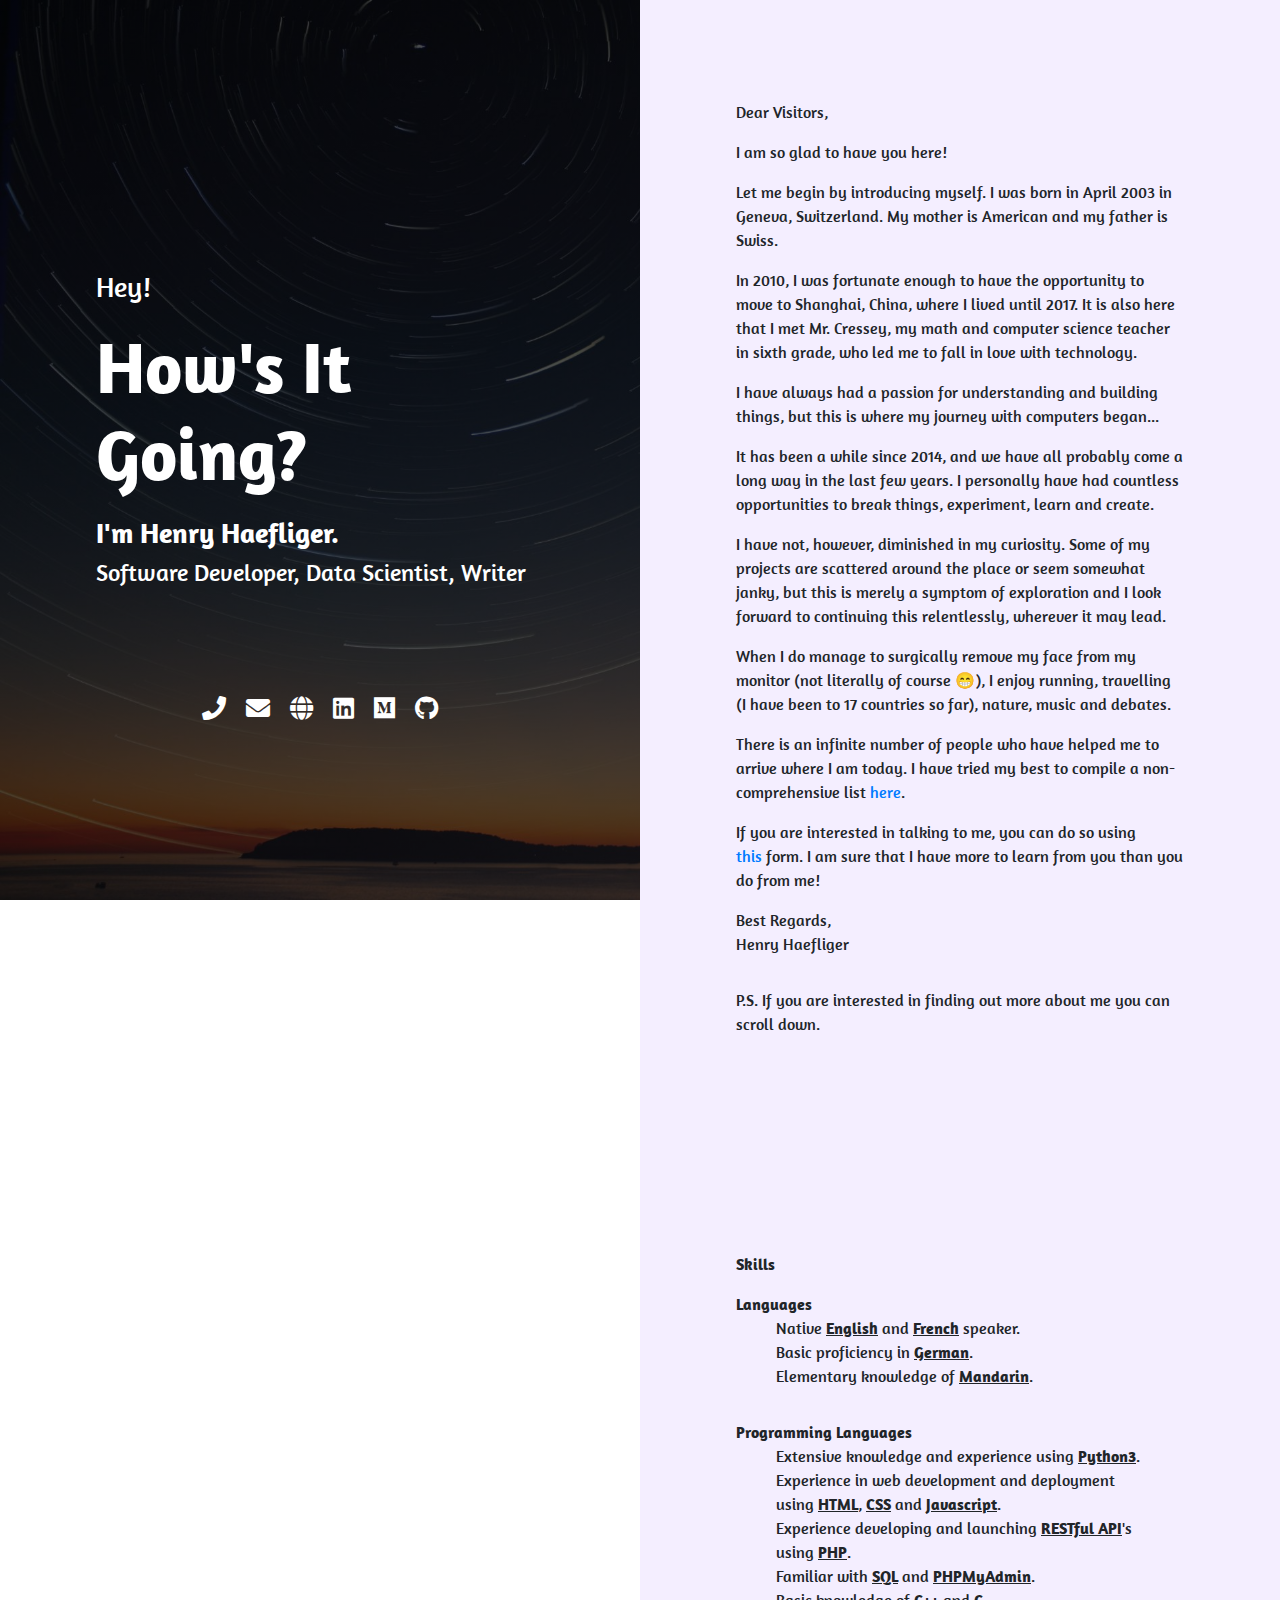
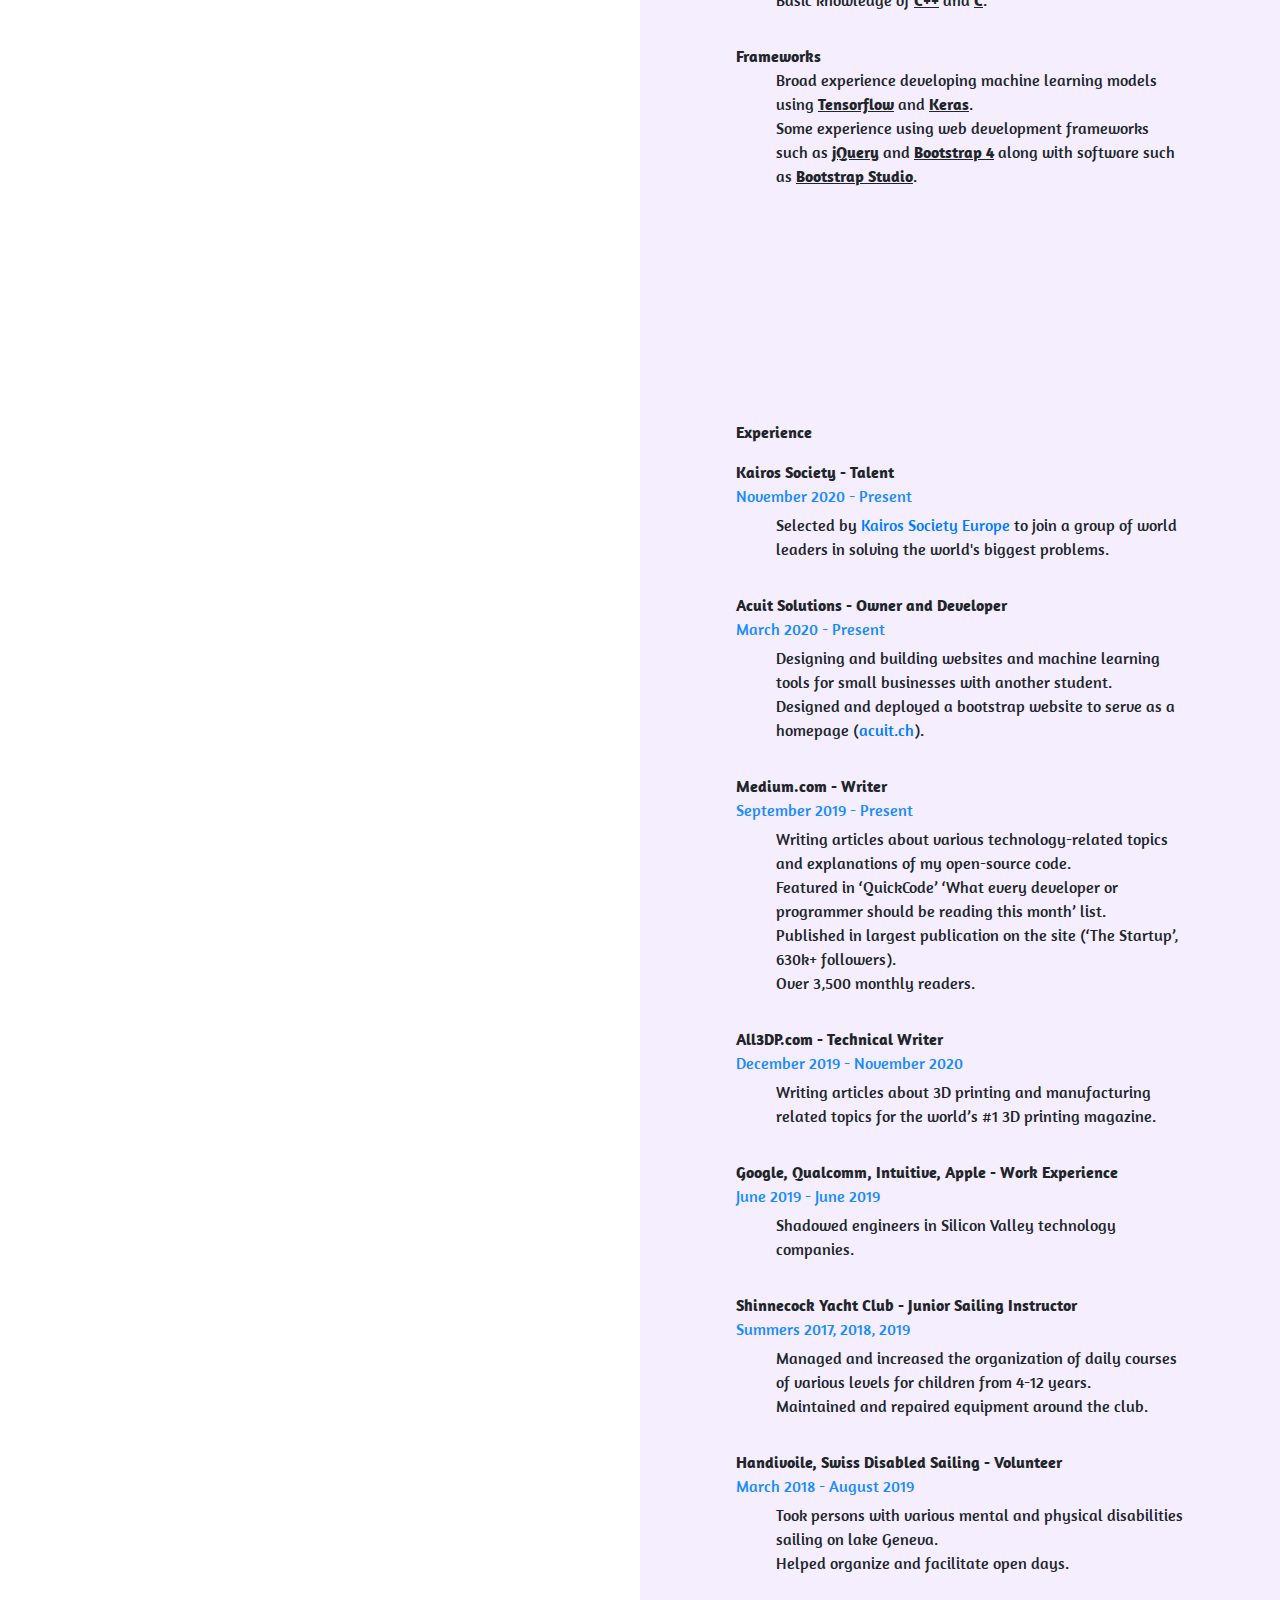
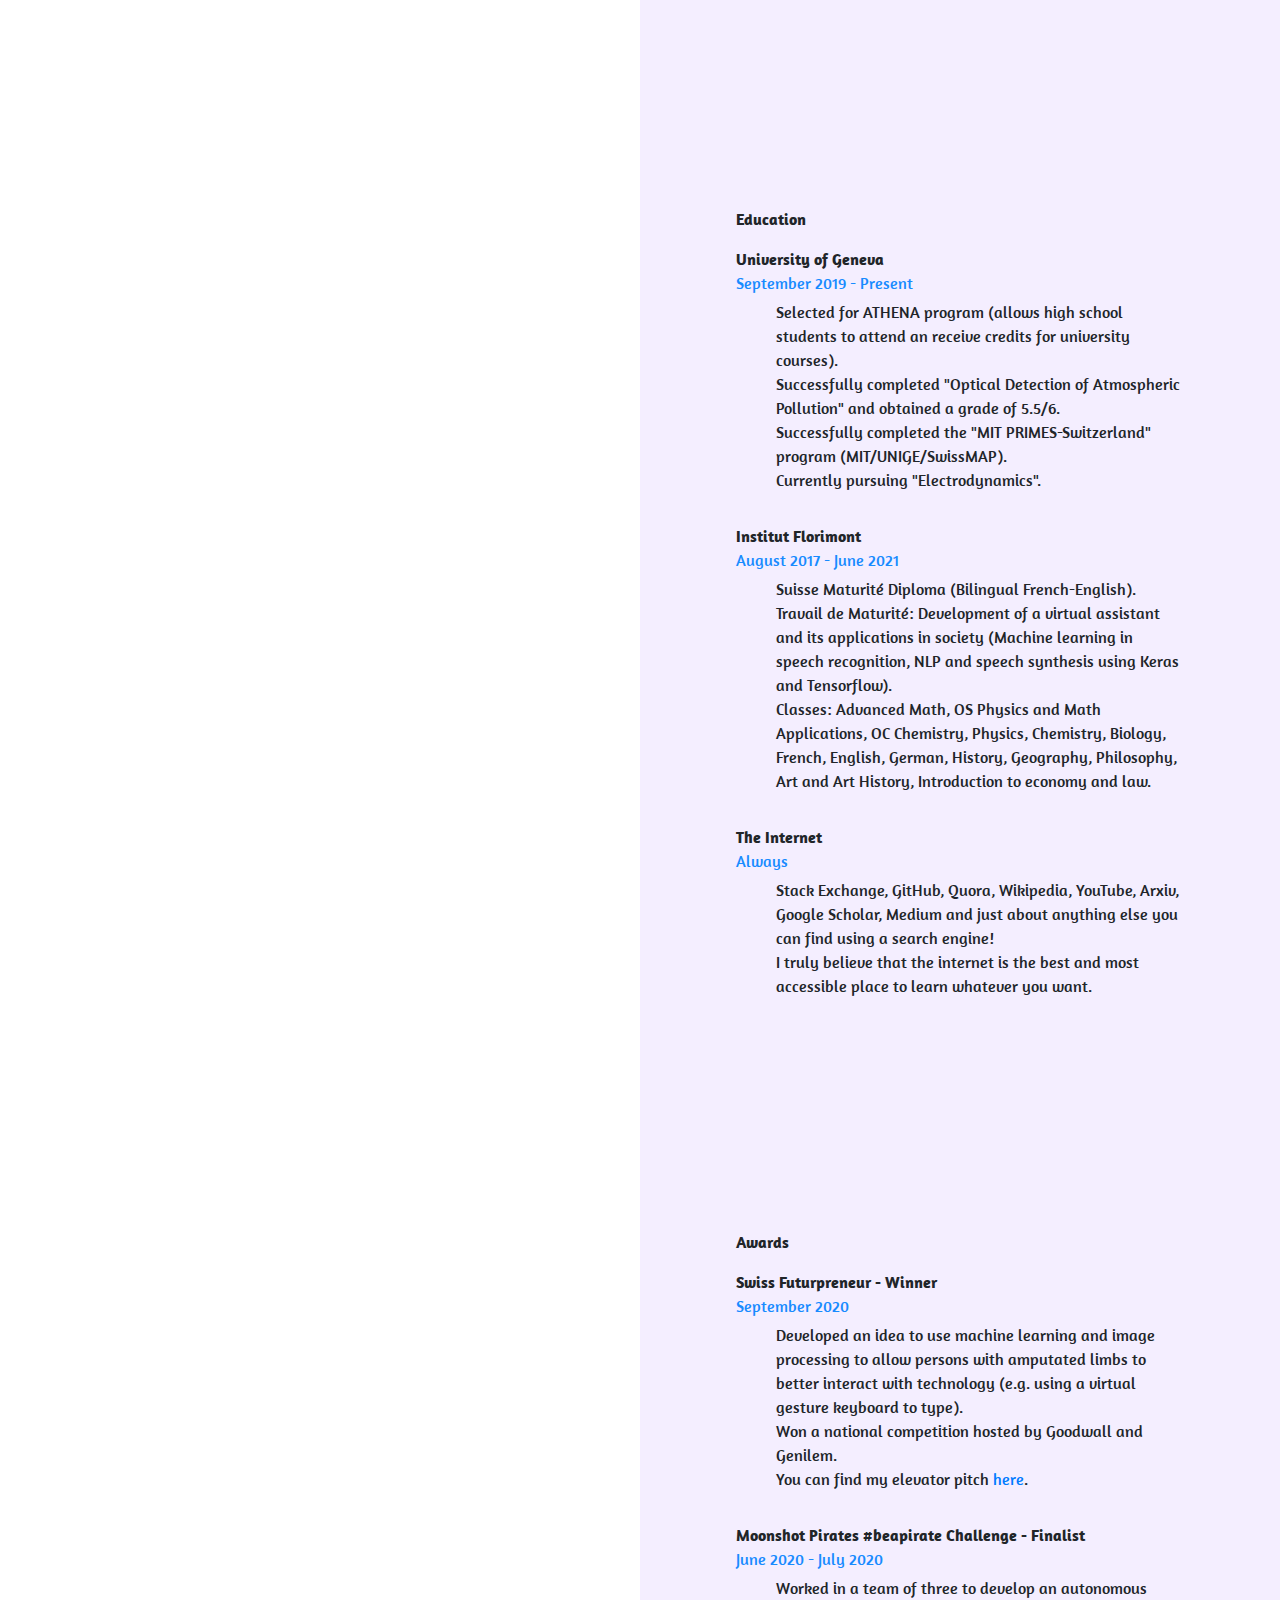
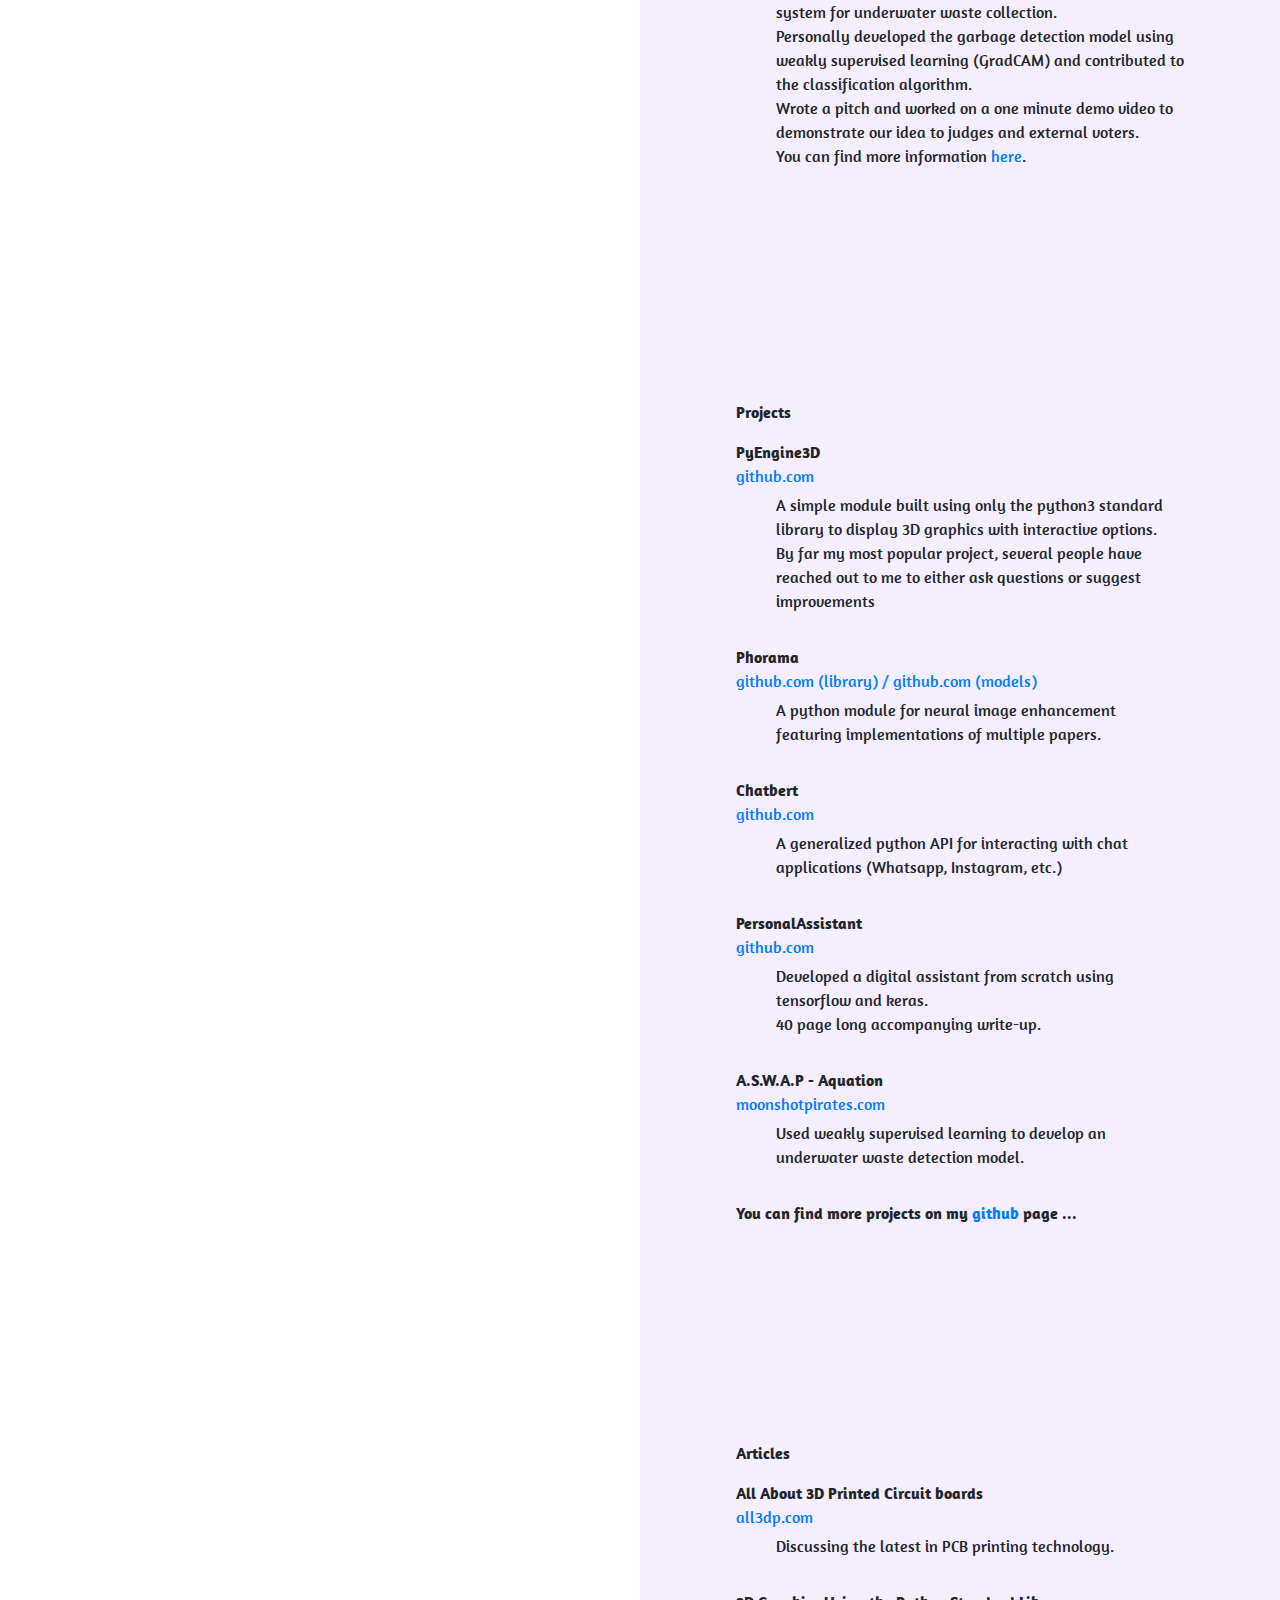
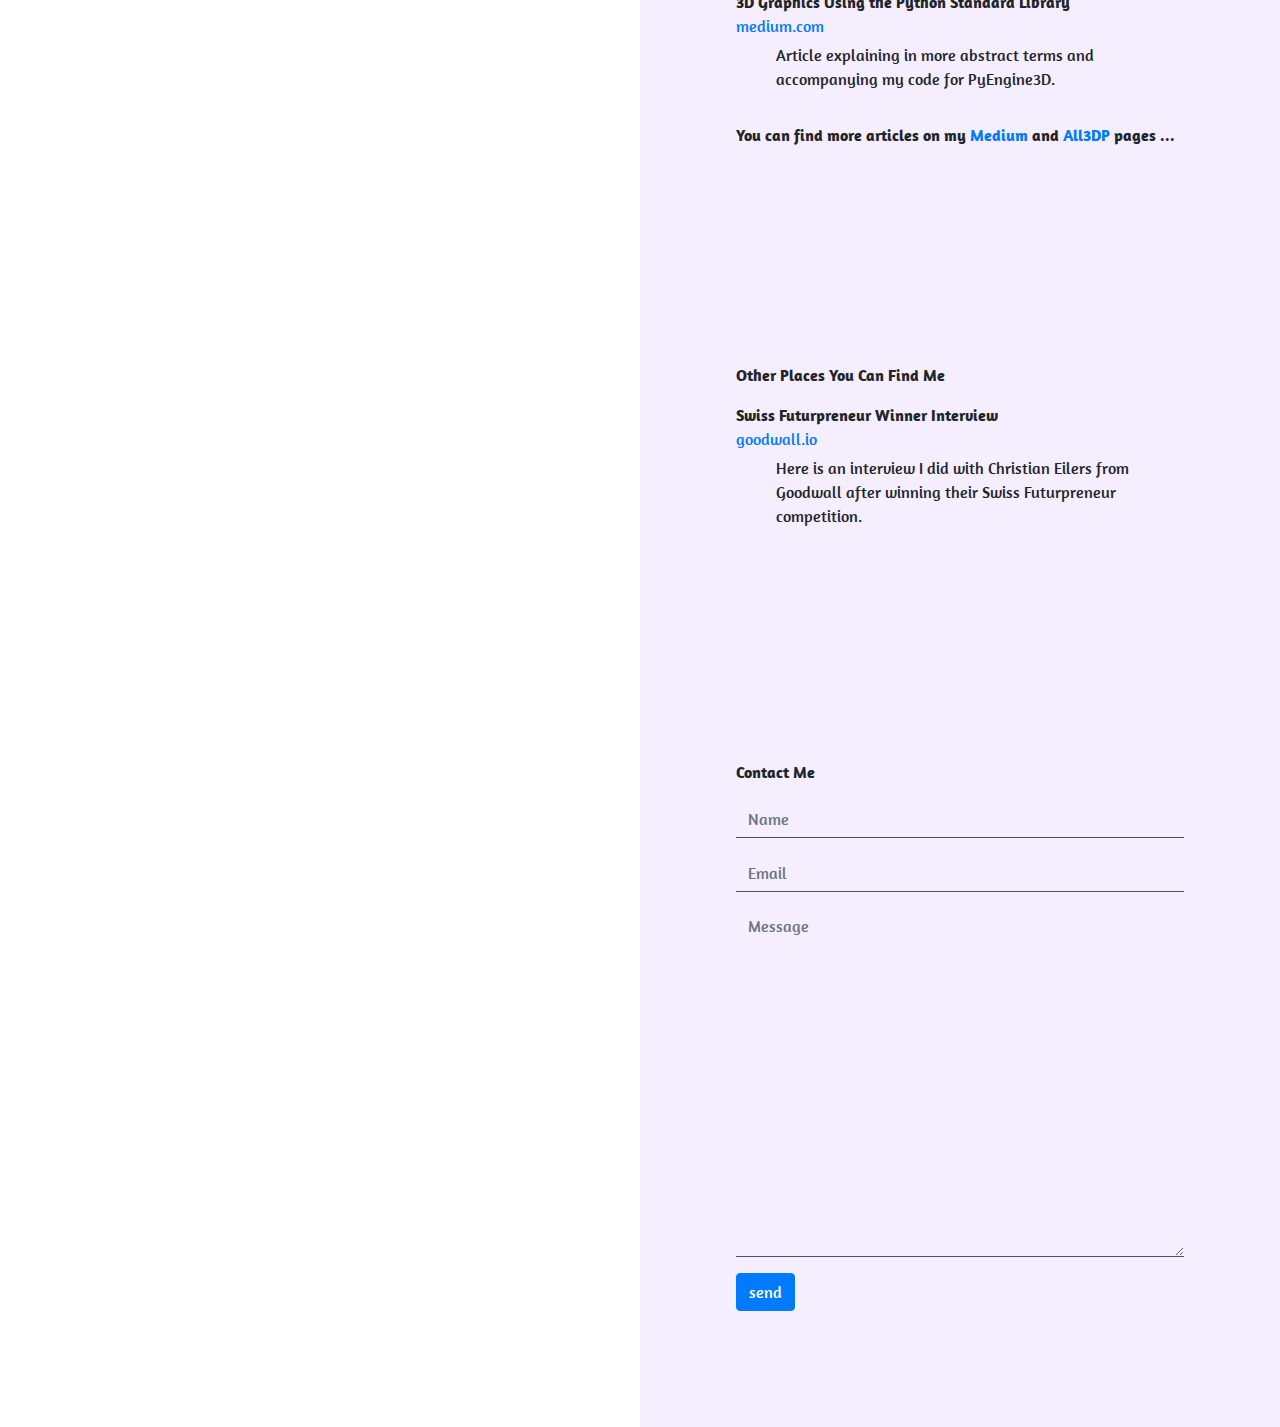
<file: index.html>
<!DOCTYPE html>
<html>

<head>
    <meta charset="utf-8">
    <meta name="viewport" content="width=device-width, initial-scale=1.0, shrink-to-fit=no">
    <title>Henry Haefliger</title>
    <meta name="twitter:description" content="All about Henry Haefliger, Programmer, Developer, Writer, On this site. Email me at jobs@henryhaefliger.com.">
    <meta name="twitter:image" content="assets/img/54628404.png">
    <meta property="og:image" content="assets/img/54628404.png">
    <meta name="description" content="All about Henry Haefliger, Programmer, Developer, Writer, On this site. Email me at jobs@henryhaefliger.com.">
    <meta property="og:type" content="website">
    <meta name="twitter:card" content="summary">
    <meta name="twitter:title" content="Henry Haefliger">
    <link rel="icon" type="image/png" sizes="460x460" href="assets/img/54628404.png">
    <link rel="icon" type="image/png" sizes="460x460" href="assets/img/54628404.png">
    <link rel="icon" type="image/png" sizes="460x460" href="assets/img/54628404.png">
    <link rel="icon" type="image/png" sizes="460x460" href="assets/img/54628404.png">
    <link rel="icon" type="image/png" sizes="460x460" href="assets/img/54628404.png">
    <link rel="stylesheet" href="assets/bootstrap/css/bootstrap.min.css">
    <link rel="stylesheet" href="https://fonts.googleapis.com/css?family=Amaranth">
    <link rel="stylesheet" href="https://fonts.googleapis.com/css?family=Andika">
    <link rel="stylesheet" href="https://fonts.googleapis.com/css?family=Roboto">
    <link rel="stylesheet" href="assets/fonts/fontawesome-all.min.css">
    <link rel="stylesheet" href="assets/css/Contact-Form-Clean.css">
    <link rel="stylesheet" href="assets/css/styles.css">
<script async src="https://www.googletagmanager.com/gtag/js?id=UA-146422934-1"></script>
<script>
  window.dataLayer = window.dataLayer || [];
  function gtag(){dataLayer.push(arguments);}
  gtag('js', new Date());

  gtag('config', 'UA-146422934-1');
</script>
<link rel="canonical" href="https://henryhaefliger.com">
<base target="_blank">
</head>

<body style="font-family: Amaranth, sans-serif;">
    <div class="d-flex d-sm-flex d-md-flex flex-column justify-content-center align-items-center justify-content-sm-center align-items-sm-center justify-content-md-center align-items-md-center" id="welcome-box" style="max-width: 100vw;height: 100vh;color: rgb(255,255,255);background: linear-gradient( rgba(0, 0, 0, 0.7), rgba(0, 0, 0, 0.7) ), url(&quot;assets/img/pexels-faaiq-ackmerd-1025469.jpg&quot;) left / cover no-repeat, #353c73;">
        <div style="padding: 15%;">
            <h3>Hey!</h3>
            <h1 class="display-3" style="font-weight: bold;margin: 20px 0;">How's It Going?</h1>
            <h3 style="font-weight: bold;">I'm Henry Haefliger.</h3>
            <h4>Software Developer, Data Scientist, Writer</h4>
        </div>
        <div class="d-xl-flex flex-row justify-content-xl-center" style="font-size: 24px;"><a class="icon-btn" href="tel:+41774714484" style="color: rgb(255,255,255);" target="_blank"><i class="fas fa-phone" style="margin: 0 10px;"></i></a><a class="icon-btn" href="mailto:jobs@henryhaefliger.com" style="color: rgb(255,255,255);" target="_blank"><i class="fas fa-envelope" style="margin: 0 10px;"></i></a>
            <a
                class="icon-btn" href="https://henryhaefliger.com" style="color: rgb(255,255,255);" target="_blank"><i class="fas fa-globe" style="margin: 0 10px;"></i></a><a class="icon-btn" href="https://www.linkedin.com/in/henry-haefliger/" style="color: rgb(255,255,255);" target="_blank"><i class="fab fa-linkedin" style="margin: 0 10px;"></i></a>
                <a
                    class="icon-btn" href="https://medium.com/@henrynhaefliger" style="color: rgb(255,255,255);" target="_blank"><i class="fab fa-medium" style="margin: 0 10px;"></i></a><a class="icon-btn" href="https://github.com/hnhaefliger" style="color: rgb(255,255,255);" target="_blank"><i class="fab fa-github" style="margin: 0 10px;"></i></a></div>
    </div>
    <div id="info-box" style="background-color: #ffffff;height: 100vh;">
        <div class="d-flex d-md-flex flex-column justify-content-center align-items-center align-items-md-center align-items-xl-start" id="introduction" style="max-width: 100vw;padding: 100px 15%;background-color: #f4eeff;min-height: 100vh;">
            <p style="width: 100%;">Dear Visitors,</p>
            <p style="width: 100%;">I am so glad to have you here!</p>
            <p style="width: 100%;">Let me begin by introducing myself. I was born in April 2003 in Geneva, Switzerland. My mother is American and my father is Swiss.</p>
            <p style="width: 100%;">In 2010, I was fortunate enough to have the opportunity to move to Shanghai, China, where I lived until 2017. It is also here that I met Mr. Cressey, my math and computer science teacher in sixth grade, who led me to fall in love with technology.</p>
            <p
                style="width: 100%;">I have always had a passion for understanding and building things, but this is where my journey with computers began...</p>
                <p style="width: 100%;">It has been a while since 2014, and we have all probably come a long way in the last few years. I personally have had countless opportunities to break things, experiment, learn and create.</p>
                <p style="width: 100%;">I have not, however, diminished in my curiosity. Some of my projects are scattered around the place or seem somewhat janky, but this is merely a symptom of exploration and I look forward to continuing this relentlessly, wherever it may
                    lead.</p>
                <p style="width: 100%;">When I do manage to surgically remove my face from my monitor (not literally of course&nbsp;😁), I enjoy running, travelling (I have been to 17 countries so far), nature, music and debates.</p>
                <p style="width: 100%;">There is an infinite number of people who have helped me to arrive where I am today. I have tried my best to compile a non-comprehensive list&nbsp;<a href="thanks.html" target="_self">here</a>.</p>
                <p style="width: 100%;">If you are interested in talking to me, you can do so using <a href="#contact" target="_self">this</a>&nbsp;form. I am sure that I have more to learn from you than you do from me!</p>
                <p style="width: 100%;margin: 0;">Best Regards,</p>
                <p style="width: 100%;margin: 0 0 32px 0;">Henry Haefliger</p>
                <p style="width: 100%;">P.S. If you are interested in finding out more about me you can scroll down.</p>
        </div>
        <div class="d-flex d-md-flex flex-column justify-content-center align-items-center align-items-md-center align-items-xl-start" id="introduction" style="width: 100%;padding: 100px 15%;background-color: #f4eeff;">
            <p style="width: 100%;"><strong>Skills</strong></p>
            <div style="margin: 0 0 16px 0;width: 100%;">
                <p style="width: 100%;margin: 0;"><strong>Languages</strong><br></p>
                <ul>
                    <li>Native&nbsp;<strong><span style="text-decoration: underline;">English</span></strong>&nbsp;and&nbsp;<strong><span style="text-decoration: underline;">French</span></strong>&nbsp;speaker.</li>
                    <li>Basic proficiency in&nbsp;<strong><span style="text-decoration: underline;">German</span></strong>.</li>
                    <li>Elementary knowledge of&nbsp;<strong><span style="text-decoration: underline;">Mandarin</span></strong>.</li>
                </ul>
            </div>
            <div style="margin: 0 0 16px 0;width: 100%;">
                <p style="width: 100%;margin: 0;"><strong>Programming Languages</strong><br></p>
                <ul>
                    <li>Extensive knowledge and experience using&nbsp;<strong><span style="text-decoration: underline;">Python3</span></strong>.</li>
                    <li>Experience in web development and deployment using&nbsp;<strong><span style="text-decoration: underline;">HTML</span></strong>,&nbsp;<strong><span style="text-decoration: underline;">CSS</span></strong>&nbsp;and&nbsp;<strong><span style="text-decoration: underline;">Javascript</span></strong>.</li>
                    <li>Experience developing and launching&nbsp;<strong><span style="text-decoration: underline;">RESTful API</span></strong>'s using&nbsp;<strong><span style="text-decoration: underline;">PHP</span></strong>.</li>
                    <li>Familiar with&nbsp;<strong><span style="text-decoration: underline;">SQL</span></strong>&nbsp;and&nbsp;<strong><span style="text-decoration: underline;">PHPMyAdmin</span></strong>.</li>
                    <li>Basic knowledge of&nbsp;<strong><span style="text-decoration: underline;">C++</span></strong>&nbsp;and&nbsp;<strong><span style="text-decoration: underline;">C</span></strong>.</li>
                </ul>
            </div>
            <div style="margin: 0 0 16px 0;width: 100%;">
                <p style="width: 100%;margin: 0;"><strong>Frameworks</strong><br></p>
                <ul>
                    <li>Broad experience developing machine learning models using&nbsp;<strong><span style="text-decoration: underline;">Tensorflow</span></strong>&nbsp;and&nbsp;<strong><span style="text-decoration: underline;">Keras</span></strong>.</li>
                    <li>Some experience using web development frameworks such as&nbsp;<strong><span style="text-decoration: underline;">jQuery</span></strong>&nbsp;and&nbsp;<strong><span style="text-decoration: underline;">Bootstrap 4</span></strong>&nbsp;along
                        with software such as&nbsp;<strong><span style="text-decoration: underline;">Bootstrap Studio</span></strong>.</li>
                </ul>
            </div>
        </div>
        <div class="d-flex d-md-flex flex-column justify-content-center align-items-center align-items-md-center align-items-xl-start" id="introduction-6" style="width: 100%;padding: 100px 15%;background-color: #f4eeff;">
            <p style="width: 100%;"><strong>Experience</strong></p>
            <div style="margin: 0 0 16px 0;width: 100%;">
                <p style="width: 100%;margin: 0;"><strong>Kairos Society - Talent</strong><br></p>
                <p style="width: 100%;margin: 0 0 5px;color: rgb(24,139,255);">November 2020 - Present</p>
                <ul>
                    <li>Selected by <a href="https://www.kairos-society.eu/index.html">Kairos Society&nbsp;Europe</a>&nbsp;to join a group of world leaders in solving the world's biggest problems.</li>
                </ul>
            </div>
            <div style="margin: 0 0 16px 0;width: 100%;">
                <p style="width: 100%;margin: 0;"><strong>Acuit Solutions - Owner and Developer</strong><br></p>
                <p style="width: 100%;margin: 0 0 5px;color: rgb(24,139,255);">March 2020 - Present</p>
                <ul>
                    <li>Designing and building websites and machine learning tools for small businesses with another student.</li>
                    <li>Designed and deployed a bootstrap website to serve as a homepage (<a href="https://acuit.ch/">acuit.ch</a>).</li>
                </ul>
            </div>
            <div style="margin: 0 0 16px 0;width: 100%;">
                <p style="width: 100%;margin: 0;"><strong>Medium.com - Writer</strong><br></p>
                <p style="width: 100%;margin: 0 0 5px;color: rgb(24,139,255);">September 2019 - Present</p>
                <ul>
                    <li>Writing articles about various technology-related topics and explanations of my open-source code.</li>
                    <li>Featured in ‘QuickCode’ ‘What every developer or programmer should be reading this month’ list.</li>
                    <li>Published in largest publication on the site (‘The Startup’, 630k+ followers).</li>
                    <li>Over 3,500 monthly readers.</li>
                </ul>
            </div>
            <div style="margin: 0 0 16px 0;width: 100%;">
                <p style="width: 100%;margin: 0;"><strong>All3DP.com - Technical Writer</strong><br></p>
                <p style="width: 100%;margin: 0 0 5px;color: rgb(24,139,255);">December 2019 - November 2020</p>
                <ul>
                    <li>Writing articles about 3D printing and manufacturing related topics for the world’s #1 3D printing magazine.</li>
                </ul>
            </div>
            <div style="margin: 0 0 16px 0;width: 100%;">
                <p style="width: 100%;margin: 0;"><strong>Google, Qualcomm, Intuitive, Apple - Work Experience</strong></p>
                <p style="width: 100%;margin: 0 0 5px;color: rgb(24,139,255);">June 2019 - June 2019</p>
                <ul>
                    <li>Shadowed engineers in Silicon Valley technology companies.</li>
                </ul>
            </div>
            <div style="margin: 0 0 16px 0;width: 100%;">
                <p style="width: 100%;margin: 0;"><strong>Shinnecock Yacht Club - Junior Sailing Instructor</strong><br></p>
                <p style="width: 100%;margin: 0 0 5px;color: rgb(24,139,255);">Summers 2017, 2018, 2019</p>
                <ul>
                    <li>Managed and increased the organization of daily courses of various levels for children from 4-12 years.</li>
                    <li>Maintained and repaired equipment around the club.</li>
                </ul>
            </div>
            <div style="margin: 0 0 16px 0;width: 100%;">
                <p style="width: 100%;margin: 0;"><strong>Handivoile, Swiss Disabled Sailing - Volunteer</strong><br></p>
                <p style="width: 100%;margin: 0 0 5px;color: rgb(24,139,255);">March 2018 - August 2019</p>
                <ul>
                    <li>Took persons with various mental and physical disabilities sailing on lake Geneva.</li>
                    <li>Helped organize and facilitate open days.</li>
                </ul>
            </div>
        </div>
        <div class="d-flex d-md-flex flex-column justify-content-center align-items-center align-items-md-center align-items-xl-start" id="introduction-1" style="width: 100%;padding: 100px 15%;background-color: #f4eeff;">
            <p style="width: 100%;"><strong>Education</strong></p>
            <div style="margin: 0 0 16px 0;width: 100%;">
                <p style="width: 100%;margin: 0;"><strong>University of Geneva</strong><br></p>
                <p style="width: 100%;margin: 0 0 5px;color: rgb(24,139,255);">September 2019 - Present</p>
                <ul>
                    <li>Selected for ATHENA program (allows high school students to attend an receive credits for university courses).</li>
                    <li>Successfully completed "Optical Detection of Atmospheric Pollution" and obtained a grade of 5.5/6.</li>
                    <li>Successfully completed the "MIT PRIMES-Switzerland" program (MIT/UNIGE/SwissMAP).</li>
                    <li>Currently pursuing "Electrodynamics".</li>
                </ul>
            </div>
            <div style="margin: 0 0 16px 0;width: 100%;">
                <p style="width: 100%;margin: 0;"><strong>Institut Florimont</strong><br></p>
                <p style="width: 100%;margin: 0 0 5px;color: rgb(24,139,255);">August 2017 - June 2021</p>
                <ul>
                    <li>Suisse Maturité Diploma (Bilingual French-English).</li>
                    <li>Travail de Maturité: Development of a virtual assistant<br>and its applications in society (Machine learning in speech recognition, NLP and speech synthesis using Keras and Tensorflow).</li>
                    <li>Classes: Advanced Math, OS Physics and Math Applications, OC Chemistry, Physics, Chemistry, Biology, French, English, German, History, Geography, Philosophy, Art and Art History, Introduction to economy and law.</li>
                </ul>
            </div>
            <div style="margin: 0 0 16px 0;width: 100%;">
                <p style="width: 100%;margin: 0;"><strong>The Internet</strong><br></p>
                <p style="width: 100%;margin: 0 0 5px;color: rgb(24,139,255);">Always</p>
                <ul>
                    <li>Stack Exchange, GitHub, Quora, Wikipedia, YouTube, Arxiv, Google Scholar, Medium and just about anything else you can find using a search engine!</li>
                    <li>I truly believe that the internet is the best and most accessible place to learn whatever you want.</li>
                </ul>
            </div>
        </div>
        <div class="d-flex d-md-flex flex-column justify-content-center align-items-center align-items-md-center align-items-xl-start" id="introduction-2" style="width: 100%;padding: 100px 15%;background-color: #f4eeff;">
            <p style="width: 100%;"><strong>Awards</strong></p>
            <div style="margin: 0 0 16px 0;width: 100%;">
                <p style="width: 100%;margin: 0;"><strong>Swiss Futurpreneur - Winner</strong><br></p>
                <p style="width: 100%;margin: 0 0 5px;color: rgb(24,139,255);">September 2020</p>
                <ul>
                    <li>Developed an idea to use machine learning and image processing to allow persons with amputated limbs to better interact with technology (e.g. using a virtual gesture keyboard to type).</li>
                    <li>Won a national competition hosted by Goodwall and Genilem.</li>
                    <li>You can find my elevator pitch <a href="https://www.goodwall.io/ideas/keyboard-for-the-disabled-2a79">here</a>.</li>
                </ul>
            </div>
            <div style="margin: 0 0 16px 0;width: 100%;">
                <p style="width: 100%;margin: 0;"><strong>Moonshot Pirates #beapirate Challenge - Finalist</strong></p>
                <p style="width: 100%;margin: 0 0 5px;color: rgb(24,139,255);">June 2020 - July 2020</p>
                <ul>
                    <li>Worked in a team of three to develop an autonomous system for underwater waste collection.</li>
                    <li>Personally developed the garbage detection model using weakly supervised learning (GradCAM) and contributed to the classification algorithm.</li>
                    <li>Wrote a pitch and worked on a one minute demo video to demonstrate our idea to judges and external voters.</li>
                    <li>You can find more information&nbsp;<a href="https://app.moonshotpirates.com/bootcamps/previews/srZ7X8Z8oIVU0FsG/voting/Jd7KlVZIdGEz2mh8">here</a>.</li>
                </ul>
            </div>
        </div>
        <div class="d-flex d-md-flex flex-column justify-content-center align-items-center align-items-md-center align-items-xl-start" id="introduction-4" style="width: 100%;padding: 100px 15%;background-color: #f4eeff;">
            <p style="width: 100%;"><strong>Projects</strong></p>
            <div style="margin: 0 0 16px 0;width: 100%;">
                <p style="width: 100%;margin: 0;"><strong>PyEngine3D</strong><br></p>
                <p style="width: 100%;margin: 0 0 5px;color: rgb(24,139,255);"><a href="https://github.com/hnhaefliger/pyEngine3D">github.com</a><br></p>
                <ul>
                    <li>A simple module built using only the python3 standard library to display 3D graphics with interactive options.</li>
                    <li>By far my most popular project, several people have reached out to me to either ask questions or suggest improvements</li>
                </ul>
            </div>
            <div style="margin: 0 0 16px 0;width: 100%;">
                <p style="width: 100%;margin: 0;"><strong>Phorama</strong></p>
                <p style="width: 100%;margin: 0 0 5px;color: rgb(24,139,255);"><a href="https://github.com/hnhaefliger/phorama">github.com&nbsp;(library)</a> / <a href="https://github.com/hnhaefliger/phorama_models">github.com (models)</a><br></p>
                <ul>
                    <li>A python module for neural image enhancement featuring implementations of multiple papers.</li>
                </ul>
            </div>
            <div style="margin: 0 0 16px 0;width: 100%;">
                <p style="width: 100%;margin: 0;"><strong>Chatbert</strong><br></p>
                <p style="width: 100%;margin: 0 0 5px;color: rgb(24,139,255);"><a href="https://github.com/hnhaefliger/chatbert">github.com</a></p>
                <ul>
                    <li>A generalized python API for interacting with chat applications (Whatsapp, Instagram, etc.)<br></li>
                </ul>
            </div>
            <div style="margin: 0 0 16px 0;width: 100%;">
                <p style="width: 100%;margin: 0;"><strong>PersonalAssistant</strong><br></p>
                <p style="width: 100%;margin: 0 0 5px;color: rgb(24,139,255);"><a href="https://github.com/hnhaefliger/PersonalAssistant">github.com</a></p>
                <ul>
                    <li>Developed a digital assistant from scratch using tensorflow and keras.</li>
                    <li>40 page long accompanying write-up.</li>
                </ul>
            </div>
            <div style="margin: 0 0 16px 0;width: 100%;">
                <p style="width: 100%;margin: 0;"><strong>A.S.W.A.P - Aquation</strong><br></p>
                <p style="width: 100%;margin: 0 0 5px;color: rgb(24,139,255);"><a href="https://app.moonshotpirates.com/bootcamps/previews/srZ7X8Z8oIVU0FsG/voting/Jd7KlVZIdGEz2mh8">moonshotpirates.com</a></p>
                <ul>
                    <li>Used weakly supervised learning to develop an underwater waste detection model.</li>
                </ul>
            </div>
            <div style="margin: 0 0 16px 0;width: 100%;">
                <p style="width: 100%;margin: 0;"><strong>You can find more projects on my&nbsp;</strong><a href="https://github.com/hnhaefliger"><strong>github</strong></a><strong>&nbsp;page ...</strong><br></p>
            </div>
        </div>
        <div class="d-flex d-md-flex flex-column justify-content-center align-items-center align-items-md-center align-items-xl-start" id="introduction-3" style="width: 100%;padding: 100px 15%;background-color: #f4eeff;">
            <p style="width: 100%;"><strong>Articles</strong></p>
            <div style="margin: 0 0 16px 0;width: 100%;">
                <p style="width: 100%;margin: 0;"><strong>All About 3D Printed Circuit boards</strong><br></p>
                <p style="width: 100%;margin: 0 0 5px;color: rgb(24,139,255);"><a href="https://all3dp.com/2/pcb-3d-printer-all-about-3d-printed-circuit-boards/">all3dp.com</a></p>
                <ul>
                    <li>Discussing the latest in PCB printing technology.</li>
                </ul>
            </div>
            <div style="margin: 0 0 16px 0;width: 100%;">
                <p style="width: 100%;margin: 0;"><strong>3D Graphics Using the Python Standard Library</strong><br></p>
                <p style="width: 100%;margin: 0 0 5px;color: rgb(24,139,255);"><a href="https://medium.com/quick-code/3d-graphics-using-the-python-standard-library-99914447760c">medium.com</a></p>
                <ul>
                    <li>Article explaining in more abstract terms and accompanying my code for PyEngine3D.<br></li>
                </ul>
            </div>
            <div style="margin: 0 0 16px 0;width: 100%;">
                <p style="width: 100%;margin: 0;"><strong>You can find more articles on my&nbsp;</strong><a href="https://medium.com/@henrynhaefliger"><strong>Medium</strong></a><strong>&nbsp;and&nbsp;</strong><a href="https://all3dp.com/authors/henryhaefliger/"><strong>All3DP</strong></a><strong>&nbsp;pages ...</strong><br></p>
            </div>
        </div>
        <div class="d-flex d-md-flex flex-column justify-content-center align-items-center align-items-md-center align-items-xl-start" id="introduction-5" style="width: 100%;padding: 100px 15%;background-color: #f4eeff;">
            <p style="width: 100%;"><strong>Other Places You Can Find Me</strong></p>
            <div style="margin: 0 0 16px 0;width: 100%;">
                <p style="width: 100%;margin: 0;"><strong>Swiss Futurpreneur Winner Interview</strong></p>
                <p style="width: 100%;margin: 0 0 5px;color: rgb(24,139,255);"><a href="https://www.goodwall.io/blog/2020-swiss-futurpreneur-winner-announcement/">goodwall.io</a></p>
                <ul>
                    <li>Here is an interview I did with Christian Eilers from Goodwall after winning their Swiss Futurpreneur competition.</li>
                </ul>
            </div>
        </div>
        <div class="d-flex d-md-flex flex-column justify-content-center align-items-center align-items-md-center align-items-xl-start" id="contact" style="width: 100%;padding: 100px 15%;background-color: #f4eeff;">
            <p style="width: 100%;"><strong>Contact Me</strong></p>
            <form style="width: 100%;" data-bss-recipient="345a81f0184169fd10d5b87803e9af1e" data-bss-subject="Website Contact">
                <div class="form-group"><input class="form-control" type="text" name="name" placeholder="Name" style="background: rgba(255,255,255,0);border: none;border-bottom: 1px solid;border-radius: 0;" required="" minlength="2"></div>
                <div class="form-group"><input class="form-control is-invalid" type="email" name="email" placeholder="Email" style="background: rgba(255,255,255,0);border: none;border-bottom: 1px solid;border-radius: 0;" required="" inputmode="email" minlength="5"></div>
                <div
                    class="form-group"><textarea class="form-control" name="message" placeholder="Message" rows="14" style="background: rgba(255,255,255,0);border: none;border-bottom: 1px solid;border-radius: 0;" required="" minlength="50"></textarea></div>
        <div class="form-group"><button class="btn btn-primary" type="submit">send </button></div>
        </form>
    </div>
    </div>
    <script src="assets/js/jquery.min.js"></script>
    <script src="assets/bootstrap/js/bootstrap.min.js"></script>
    <script src="assets/js/smart-forms.min.js"></script>
</body>

</html>
</file>
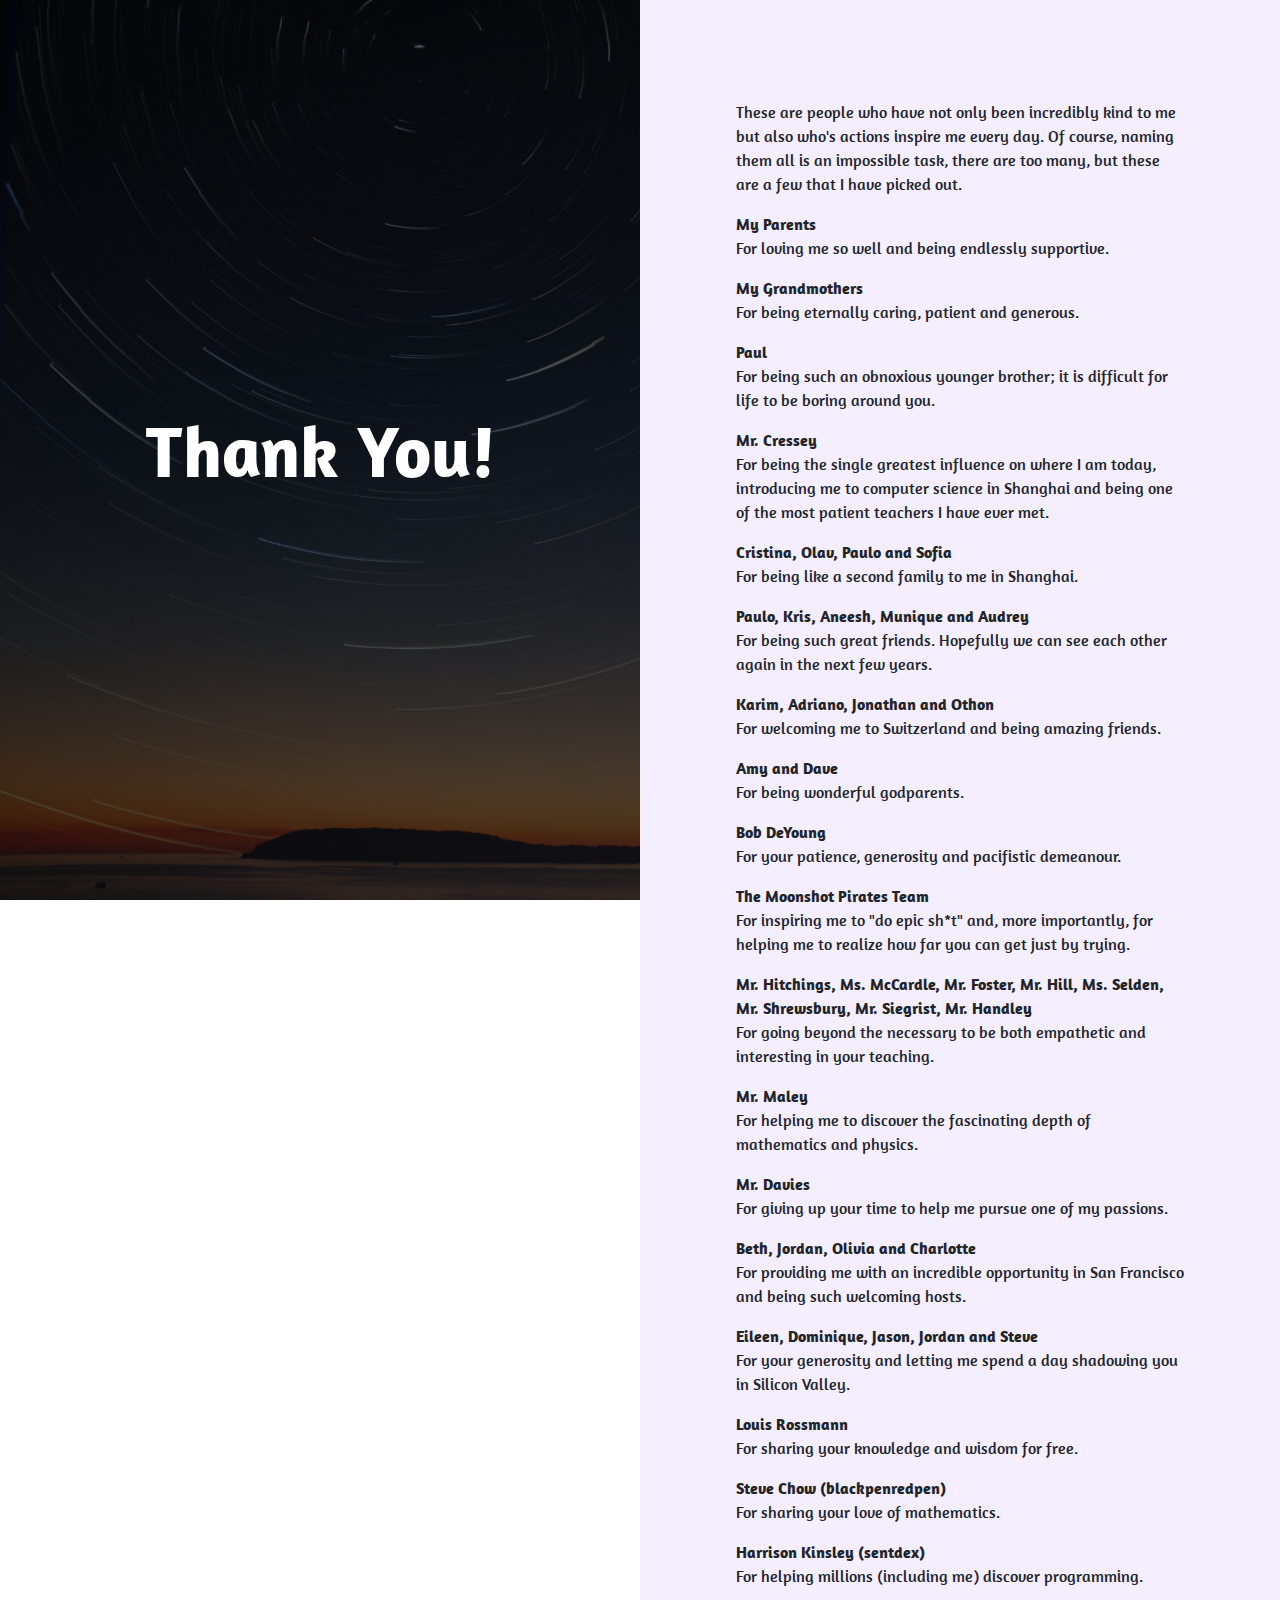
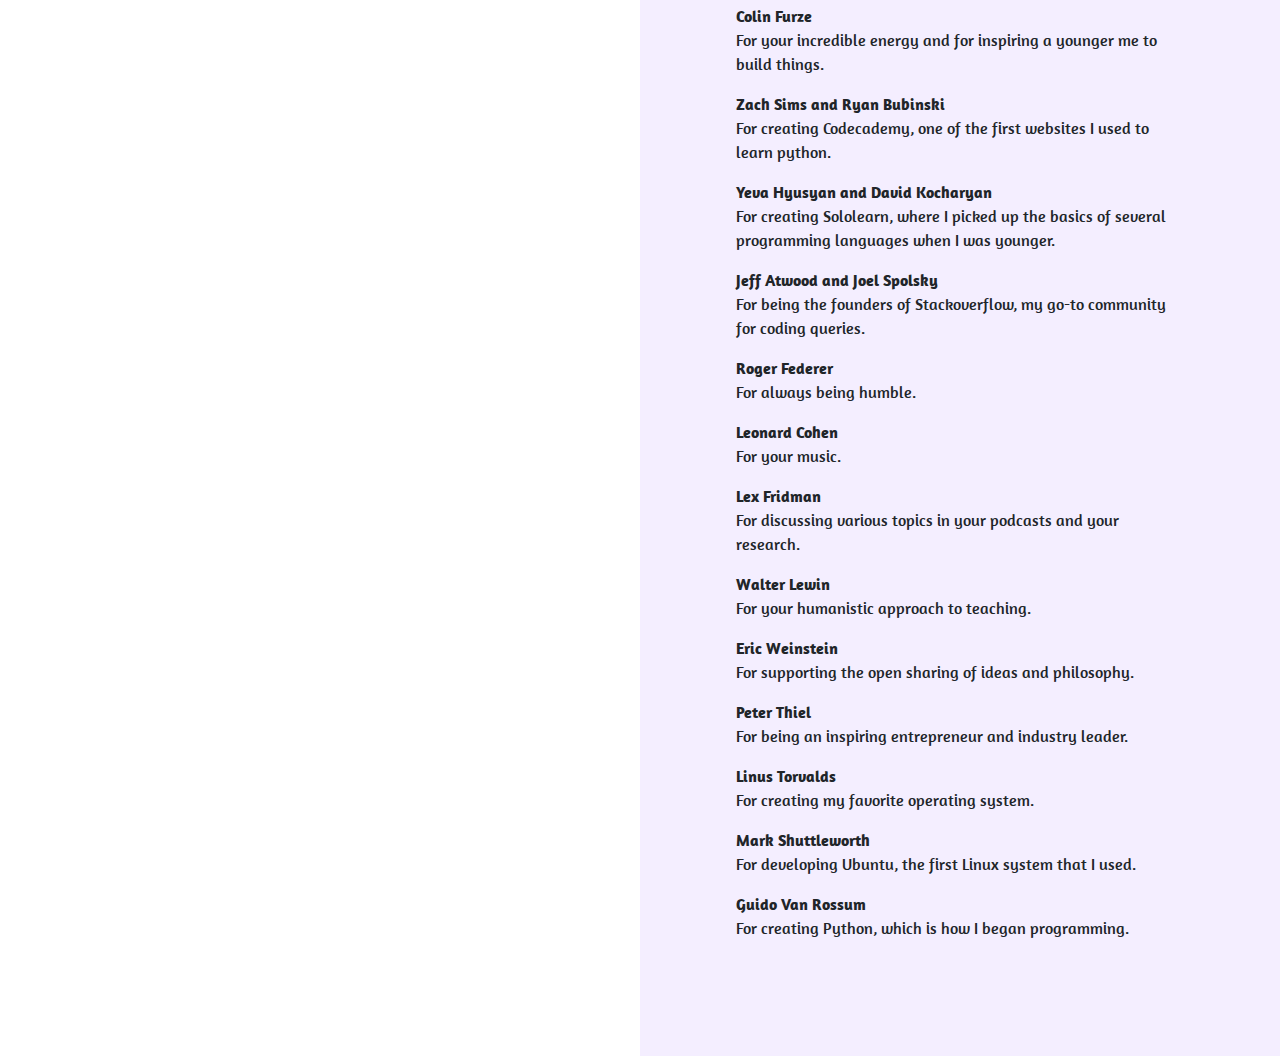
<file: thanks.html>
<!DOCTYPE html>
<html>

<head>
    <meta charset="utf-8">
    <meta name="viewport" content="width=device-width, initial-scale=1.0, shrink-to-fit=no">
    <title>Henry Haefliger</title>
    <meta name="twitter:description" content="All about Henry Haefliger, Programmer, Developer, Writer, On this site. Email me at jobs@henryhaefliger.com.">
    <meta name="twitter:image" content="assets/img/54628404.png">
    <meta property="og:image" content="assets/img/54628404.png">
    <meta name="description" content="All about Henry Haefliger, Programmer, Developer, Writer, On this site. Email me at jobs@henryhaefliger.com.">
    <meta property="og:type" content="website">
    <meta name="twitter:card" content="summary">
    <meta name="twitter:title" content="Henry Haefliger">
    <link rel="icon" type="image/png" sizes="460x460" href="assets/img/54628404.png">
    <link rel="icon" type="image/png" sizes="460x460" href="assets/img/54628404.png">
    <link rel="icon" type="image/png" sizes="460x460" href="assets/img/54628404.png">
    <link rel="icon" type="image/png" sizes="460x460" href="assets/img/54628404.png">
    <link rel="icon" type="image/png" sizes="460x460" href="assets/img/54628404.png">
    <link rel="stylesheet" href="assets/bootstrap/css/bootstrap.min.css">
    <link rel="stylesheet" href="https://fonts.googleapis.com/css?family=Amaranth">
    <link rel="stylesheet" href="https://fonts.googleapis.com/css?family=Andika">
    <link rel="stylesheet" href="https://fonts.googleapis.com/css?family=Roboto">
    <link rel="stylesheet" href="assets/fonts/fontawesome-all.min.css">
    <link rel="stylesheet" href="assets/css/Contact-Form-Clean.css">
    <link rel="stylesheet" href="assets/css/styles.css">
<script async src="https://www.googletagmanager.com/gtag/js?id=UA-146422934-1"></script>
<script>
  window.dataLayer = window.dataLayer || [];
  function gtag(){dataLayer.push(arguments);}
  gtag('js', new Date());

  gtag('config', 'UA-146422934-1');
</script>
<link rel="canonical" href="https://henryhaefliger.com">
<base target="_blank">
</head>

<body style="font-family: Amaranth, sans-serif;">
    <div class="d-flex d-sm-flex d-md-flex flex-column justify-content-center align-items-center justify-content-sm-center align-items-sm-center justify-content-md-center align-items-md-center" id="welcome-box" style="max-width: 100vw;height: 100vh;color: rgb(255,255,255);background: linear-gradient( rgba(0, 0, 0, 0.7), rgba(0, 0, 0, 0.7) ), url(&quot;assets/img/pexels-faaiq-ackmerd-1025469.jpg&quot;) left / cover no-repeat, #353c73;">
        <div style="padding: 15%;">
            <h1 class="display-3" style="font-weight: bold;margin: 20px 0;">Thank You!</h1>
        </div>
    </div>
    <div id="info-box" style="background-color: #ffffff;height: 100vh;">
        <div class="d-flex d-md-flex flex-column justify-content-center align-items-center align-items-md-center align-items-xl-start" id="introduction" style="width: 100%;padding: 100px 15%;background-color: #f4eeff;">
            <div style="margin: 0 0 16px 0;width: 100%;">
                <p style="width: 100%;margin: 0;">These are people who have not only been incredibly kind to me but also who's actions inspire me every day. Of course, naming them all is an impossible task, there are too many, but these are a few that I have picked out.<br></p>
            </div>
            <div style="margin: 0 0 16px 0;width: 100%;">
                <p style="width: 100%;margin: 0;"><strong>My Parents</strong><br></p>
                <p style="width: 100%;margin: 0;">For loving me so well and being endlessly supportive.<br></p>
            </div>
            <div style="margin: 0 0 16px 0;width: 100%;">
                <p style="width: 100%;margin: 0;"><strong>My Grandmothers</strong><br></p>
                <p style="width: 100%;margin: 0;">For being eternally caring, patient and generous.<br></p>
            </div>
            <div style="margin: 0 0 16px 0;width: 100%;">
                <p style="width: 100%;margin: 0;"><strong>Paul</strong><br></p>
                <p style="width: 100%;margin: 0;">For being such an obnoxious younger brother; it is difficult for life to be boring around you.<br></p>
            </div>
            <div style="margin: 0 0 16px 0;width: 100%;">
                <p style="width: 100%;margin: 0;"><strong>Mr. Cressey</strong><br></p>
                <p style="width: 100%;margin: 0;">For being the single greatest influence on where I am today, introducing me to computer science in Shanghai and being one of the most patient teachers I have ever met.<br></p>
            </div>
            <div style="margin: 0 0 16px 0;width: 100%;">
                <p style="width: 100%;margin: 0;"><strong>Cristina, Olav, Paulo and Sofia</strong><br></p>
                <p style="width: 100%;margin: 0;">For being like a second family to me in Shanghai.<br></p>
            </div>
            <div style="margin: 0 0 16px 0;width: 100%;">
                <p style="width: 100%;margin: 0;"><strong>Paulo, Kris, Aneesh, Munique and Audrey</strong></p>
                <p style="width: 100%;margin: 0;">For being such great friends. Hopefully we can see each other again in the next few years.&nbsp;<br></p>
            </div>
            <div style="margin: 0 0 16px 0;width: 100%;">
                <p style="width: 100%;margin: 0;"><strong>Karim, Adriano, Jonathan and Othon</strong></p>
                <p style="width: 100%;margin: 0;">For welcoming me to Switzerland and being amazing friends.<br></p>
            </div>
            <div style="margin: 0 0 16px 0;width: 100%;">
                <p style="width: 100%;margin: 0;"><strong>Amy and Dave</strong></p>
                <p style="width: 100%;margin: 0;">For being wonderful godparents.<br></p>
            </div>
            <div style="margin: 0 0 16px 0;width: 100%;">
                <p style="width: 100%;margin: 0;"><strong>Bob DeYoung</strong></p>
                <p style="width: 100%;margin: 0;">For your patience, generosity and pacifistic demeanour.<br></p>
            </div>
            <div style="margin: 0 0 16px 0;width: 100%;">
                <p style="width: 100%;margin: 0;"><strong>The Moonshot Pirates Team</strong></p>
                <p style="width: 100%;margin: 0;">For inspiring me to "do epic sh*t" and, more importantly, for helping me to realize how far you can get just by trying.<br></p>
            </div>
            <div style="margin: 0 0 16px 0;width: 100%;">
                <p style="width: 100%;margin: 0;"><strong>Mr. Hitchings, Ms. McCardle, Mr. Foster, Mr. Hill, Ms. Selden, Mr. Shrewsbury,&nbsp;Mr. Siegrist, Mr. Handley</strong></p>
                <p style="width: 100%;margin: 0;">For going beyond the necessary to be both empathetic and interesting in your teaching.<br></p>
            </div>
            <div style="margin: 0 0 16px 0;width: 100%;">
                <p style="width: 100%;margin: 0;"><strong>Mr. Maley</strong></p>
                <p style="width: 100%;margin: 0;">For helping me to discover the fascinating depth of mathematics and physics.<br></p>
            </div>
            <div style="margin: 0 0 16px 0;width: 100%;">
                <p style="width: 100%;margin: 0;"><strong>Mr. Davies</strong></p>
                <p style="width: 100%;margin: 0;">For giving up your time to help me pursue one of my passions.<br></p>
            </div>
            <div style="margin: 0 0 16px 0;width: 100%;">
                <p style="width: 100%;margin: 0;"><strong>Beth, Jordan, Olivia and Charlotte</strong></p>
                <p style="width: 100%;margin: 0;">For providing me with an incredible opportunity in San Francisco and being such welcoming hosts.<br></p>
            </div>
            <div style="margin: 0 0 16px 0;width: 100%;">
                <p style="width: 100%;margin: 0;"><strong>Eileen, Dominique, Jason, Jordan and Steve</strong><br></p>
                <p style="width: 100%;margin: 0;">For your generosity and letting me spend a day shadowing you in Silicon Valley.<br></p>
            </div>
            <div style="margin: 0 0 16px 0;width: 100%;">
                <p style="width: 100%;margin: 0;"><strong>Louis Rossmann</strong><br></p>
                <p style="width: 100%;margin: 0;">For sharing your knowledge and wisdom for free.<br></p>
            </div>
            <div style="margin: 0 0 16px 0;width: 100%;">
                <p style="width: 100%;margin: 0;"><strong>Steve Chow (blackpenredpen)</strong><br></p>
                <p style="width: 100%;margin: 0;">For sharing your love of mathematics.<br></p>
            </div>
            <div style="margin: 0 0 16px 0;width: 100%;">
                <p style="width: 100%;margin: 0;"><strong>Harrison Kinsley (sentdex)</strong><br></p>
                <p style="width: 100%;margin: 0;">For helping millions (including me) discover programming.<br></p>
            </div>
            <div style="margin: 0 0 16px 0;width: 100%;">
                <p style="width: 100%;margin: 0;"><strong>Colin Furze</strong><br></p>
                <p style="width: 100%;margin: 0;">For your incredible energy and for inspiring a younger me to build things.<br></p>
            </div>
            <div style="margin: 0 0 16px 0;width: 100%;">
                <p style="width: 100%;margin: 0;"><strong>Zach Sims and Ryan Bubinski</strong><br></p>
                <p style="width: 100%;margin: 0;">For creating Codecademy, one of the first websites I used to learn python.<br></p>
            </div>
            <div style="margin: 0 0 16px 0;width: 100%;">
                <p style="width: 100%;margin: 0;"><strong>Yeva Hyusyan and David Kocharyan</strong><br></p>
                <p style="width: 100%;margin: 0;">For creating Sololearn, where I picked up the basics of several programming languages when I was younger.</p>
            </div>
            <div style="margin: 0 0 16px 0;width: 100%;">
                <p style="width: 100%;margin: 0;"><strong>Jeff Atwood and Joel Spolsky</strong><br></p>
                <p style="width: 100%;margin: 0;">For being the founders of Stackoverflow, my go-to community for coding queries.</p>
            </div>
            <div style="margin: 0 0 16px 0;width: 100%;">
                <p style="width: 100%;margin: 0;"><strong>Roger Federer</strong><br></p>
                <p style="width: 100%;margin: 0;">For always being humble.<br></p>
            </div>
            <div style="margin: 0 0 16px 0;width: 100%;">
                <p style="width: 100%;margin: 0;"><strong>Leonard Cohen</strong><br></p>
                <p style="width: 100%;margin: 0;">For your music.<br></p>
            </div>
            <div style="margin: 0 0 16px 0;width: 100%;">
                <p style="width: 100%;margin: 0;"><strong>Lex Fridman</strong></p>
                <p style="width: 100%;margin: 0;">For discussing various topics in your podcasts and your research.</p>
            </div>
            <div style="margin: 0 0 16px 0;width: 100%;">
                <p style="width: 100%;margin: 0;"><strong>Walter Lewin</strong><br></p>
                <p style="width: 100%;margin: 0;">For your humanistic approach to teaching.</p>
            </div>
            <div style="margin: 0 0 16px 0;width: 100%;">
                <p style="width: 100%;margin: 0;"><strong>Eric Weinstein</strong><br></p>
                <p style="width: 100%;margin: 0;">For supporting the open sharing of ideas and philosophy.</p>
            </div>
            <div style="margin: 0 0 16px 0;width: 100%;">
                <p style="width: 100%;margin: 0;"><strong>Peter Thiel</strong><br></p>
                <p style="width: 100%;margin: 0;">For being an inspiring entrepreneur and industry leader.</p>
            </div>
            <div style="margin: 0 0 16px 0;width: 100%;">
                <p style="width: 100%;margin: 0;"><strong>Linus Torvalds</strong><br></p>
                <p style="width: 100%;margin: 0;">For creating my favorite operating system.</p>
            </div>
            <div style="margin: 0 0 16px 0;width: 100%;">
                <p style="width: 100%;margin: 0;"><strong>Mark Shuttleworth</strong><br></p>
                <p style="width: 100%;margin: 0;">For developing Ubuntu, the first Linux system that I used.</p>
            </div>
            <div style="margin: 0 0 16px 0;width: 100%;">
                <p style="width: 100%;margin: 0;"><strong>Guido Van Rossum</strong><br></p>
                <p style="width: 100%;margin: 0;">For creating Python, which is how I began programming.</p>
            </div>
        </div>
    </div>
    <script src="assets/js/jquery.min.js"></script>
    <script src="assets/bootstrap/js/bootstrap.min.js"></script>
    <script src="assets/js/smart-forms.min.js"></script>
</body>

</html>
</file>
<file: assets/css/Contact-Form-Clean.css>
.contact-clean {
  background: #f1f7fc;
  padding: 80px 0;
}

@media (max-width:767px) {
  .contact-clean {
    padding: 20px 0;
  }
}

.contact-clean form {
  max-width: 480px;
  width: 90%;
  margin: 0 auto;
  background-color: #ffffff;
  padding: 40px;
  border-radius: 4px;
  color: #505e6c;
  box-shadow: 1px 1px 5px rgba(0,0,0,0.1);
}

@media (max-width:767px) {
  .contact-clean form {
    padding: 30px;
  }
}

.contact-clean h2 {
  margin-top: 5px;
  font-weight: bold;
  font-size: 28px;
  margin-bottom: 36px;
  color: inherit;
}

.contact-clean .form-group:last-child {
  margin-bottom: 5px;
}

.contact-clean form .form-control {
  background: #fff;
  border-radius: 2px;
  box-shadow: 1px 1px 1px rgba(0,0,0,0.05);
  outline: none;
  color: inherit;
  padding-left: 12px;
  height: 42px;
}

.contact-clean form .form-control:focus {
  border: 1px solid #b2b2b2;
}

.contact-clean form textarea.form-control {
  min-height: 100px;
  max-height: 260px;
  padding-top: 10px;
  resize: vertical;
}

.contact-clean form .btn {
  padding: 16px 32px;
  border: none;
  background: none;
  box-shadow: none;
  text-shadow: none;
  opacity: 0.9;
  text-transform: uppercase;
  font-weight: bold;
  font-size: 13px;
  letter-spacing: 0.4px;
  line-height: 1;
  outline: none !important;
}

.contact-clean form .btn:hover {
  opacity: 1;
}

.contact-clean form .btn:active {
  transform: translateY(1px);
}

.contact-clean form .btn-primary {
  background-color: #055ada !important;
  margin-top: 15px;
  color: #fff;
}

li {
  list-style: none;
}

#welcome-box {
  width: 100vw;
}

@media (min-width: 768px) {
  #welcome-box {
    width: 50vw;
  }
}

#introduction {
  width: 100vw;
}

@media (min-width: 768px) {
  #introduction {
    width: 50vw;
  }
}
</file>
<file: assets/css/styles.css>
@media screen and (min-width: 768px) {
  #welcome-box {
    width: 50vw;
    position: fixed;
    float: left;
  }
}

@media (max-width: 767px) {
  #welcome-box {
    width: 100vw;
  }
}

@media (min-width: 768px) {
  #info-box {
    width: 50vw;
    float: right;
  }
}

@media (max-width: 767px) {
  #info-box {
    width: 100vw;
  }
}

.icon-btn:hover {
  color: rgb(255,255,255);
  text-decoration: none;
}
</file>
